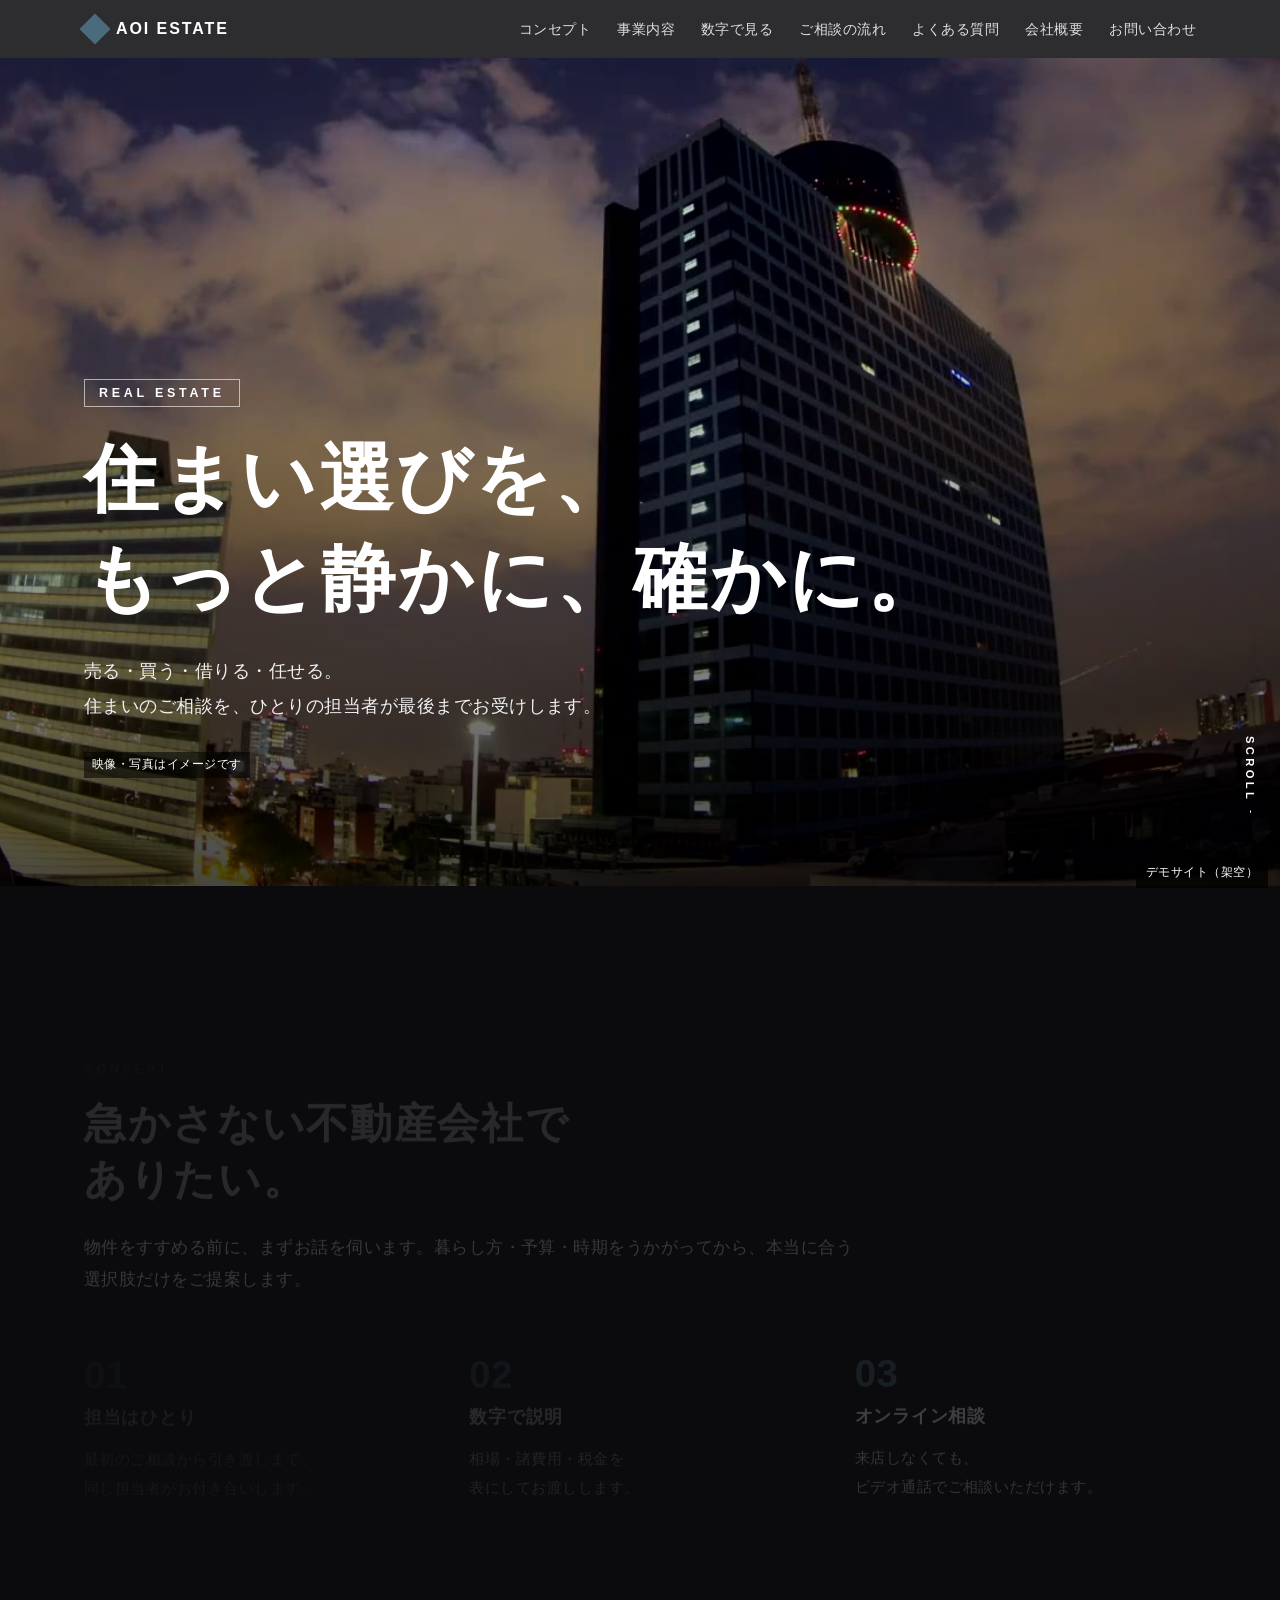
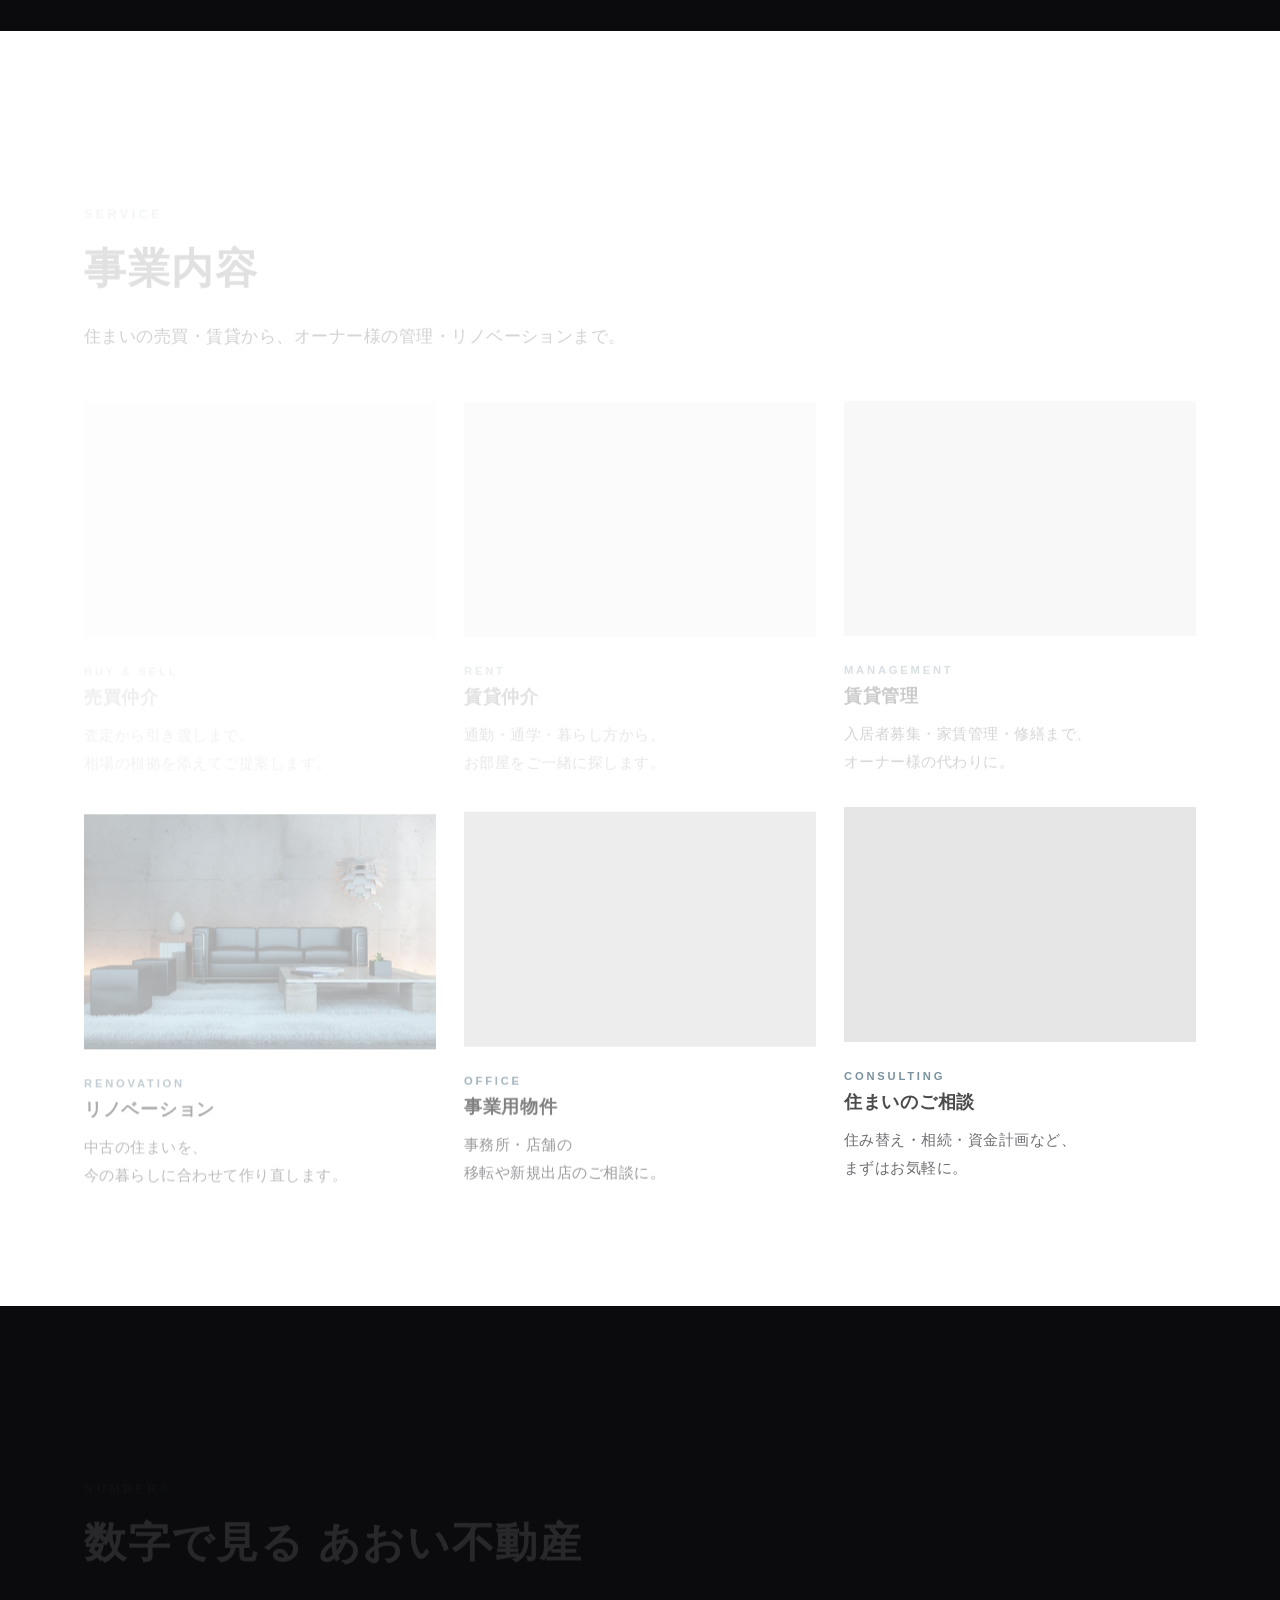
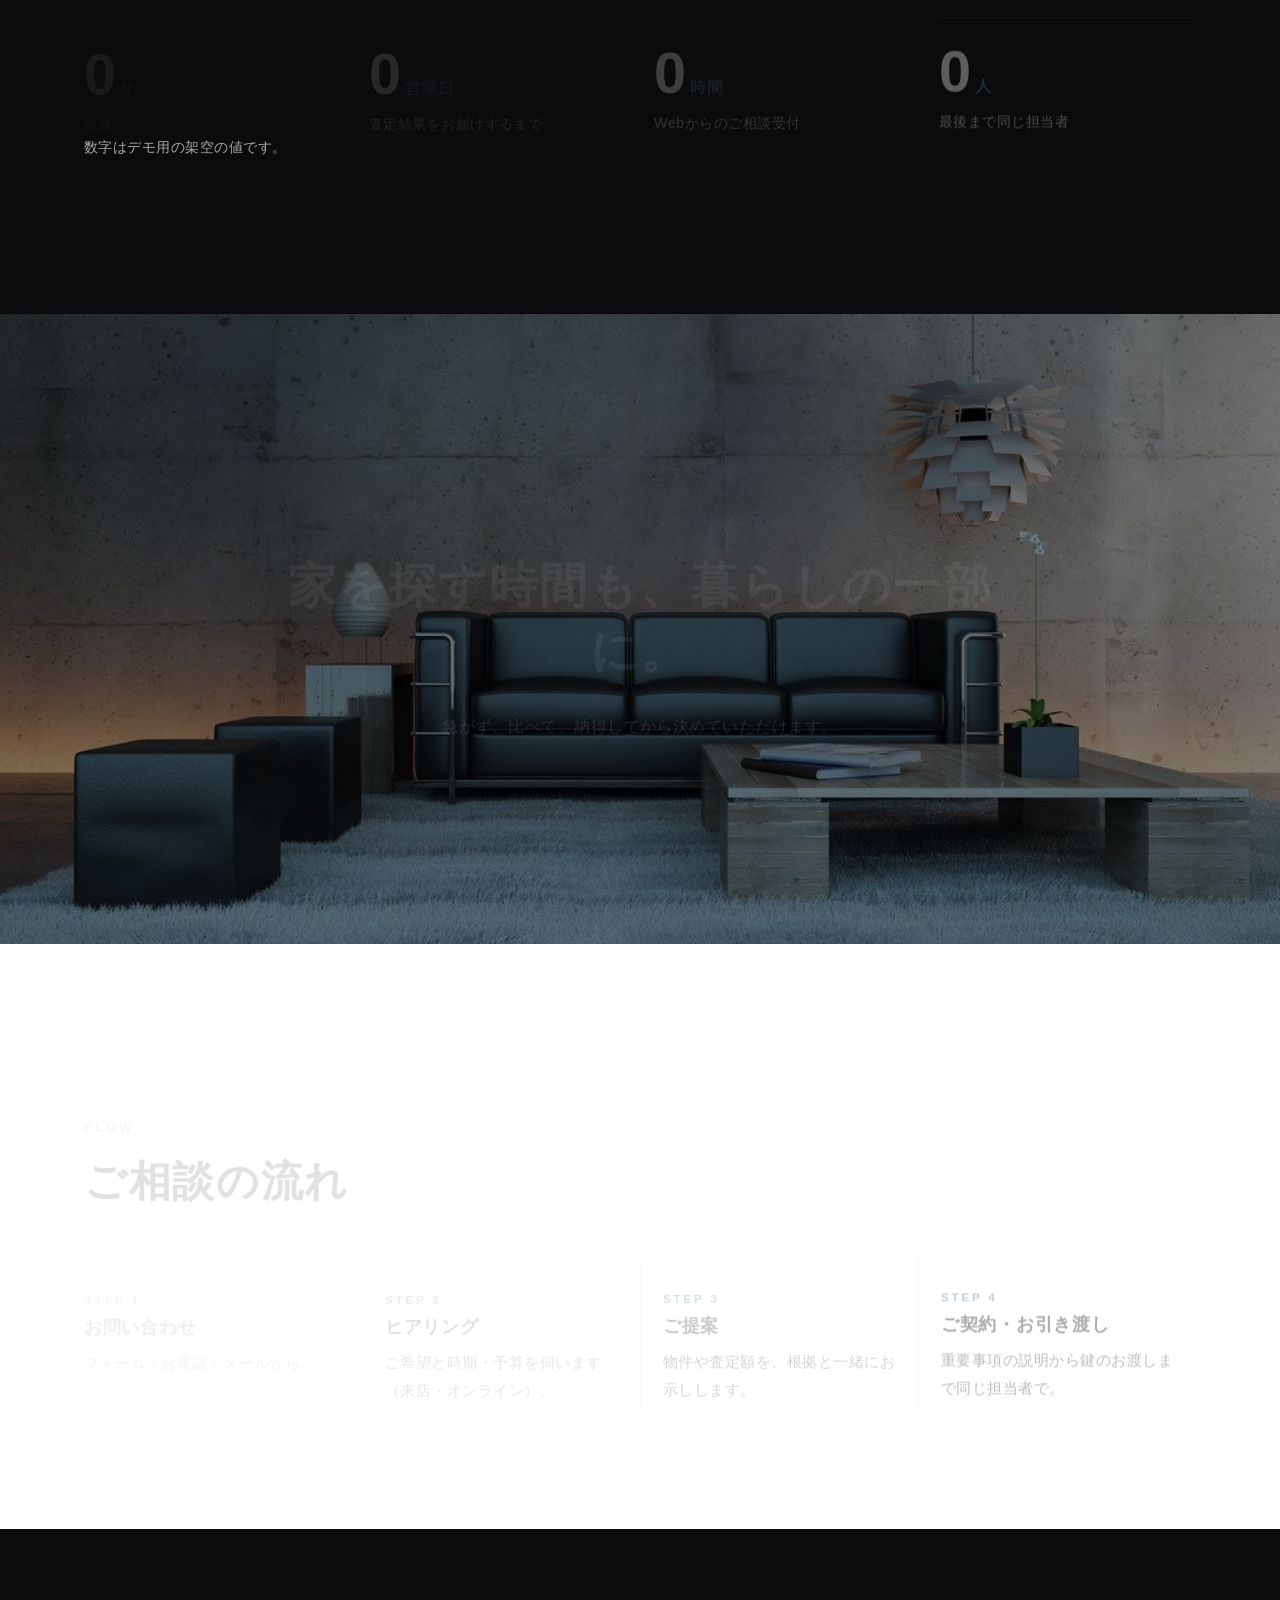
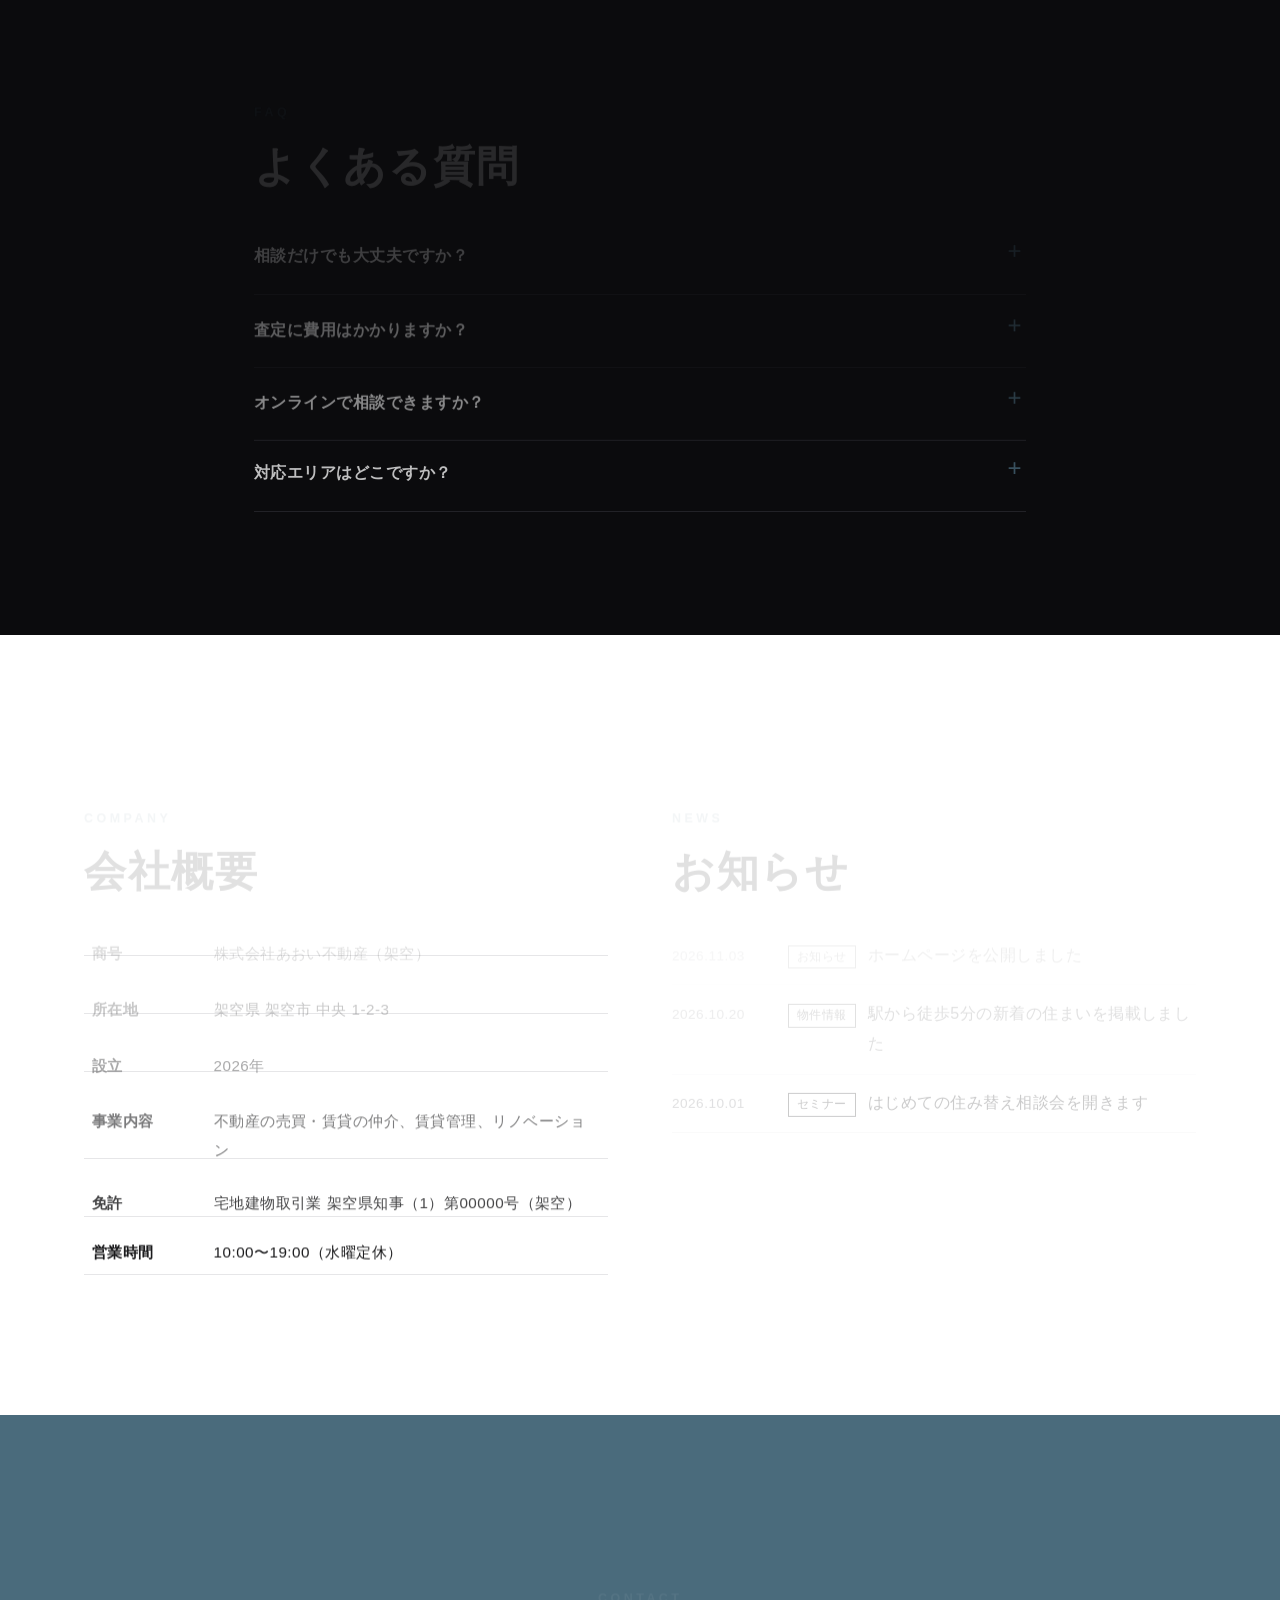
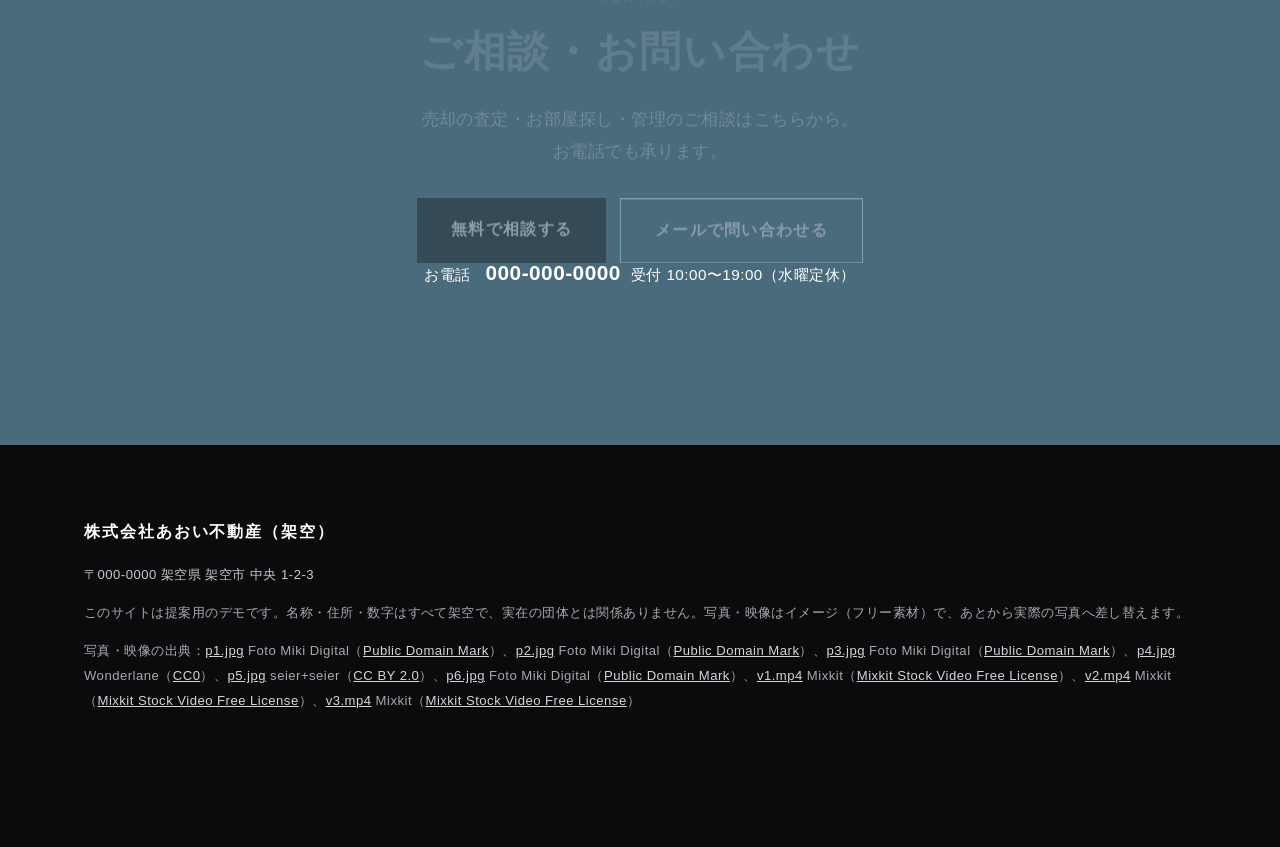
<file: index.html>
<!doctype html>
<html lang="ja"><head><meta charset="utf-8">
<meta name="viewport" content="width=device-width, initial-scale=1">
<meta name="robots" content="noindex,nofollow">
<meta http-equiv="refresh" content="0; url=realestate/">
<title>不動産会社のホームページ（デモ）</title>
<meta name="description" content="架空の不動産会社「あおい不動産」の公式サイトのデモです。売買・賃貸・管理・リノベーションまで、住まいの相談を1か所で。">
<meta property="og:title" content="株式会社あおい不動産（架空）">
<meta property="og:description" content="架空の不動産会社「あおい不動産」の公式サイトのデモです。売買・賃貸・管理・リノベーションまで、住まいの相談を1か所で。">
<meta property="og:type" content="website">
<meta property="og:url" content="https://ai-flow-architect.github.io/realestate-site-demo/">
<meta property="og:image" content="https://ai-flow-architect.github.io/realestate-site-demo/assets/realestate/og.jpg">
<meta name="twitter:card" content="summary_large_image">
<link rel="icon" href="assets/realestate/favicon.svg" type="image/svg+xml">
</head>
<body><p><a href="realestate/">デモを開く</a></p></body></html>
</file>
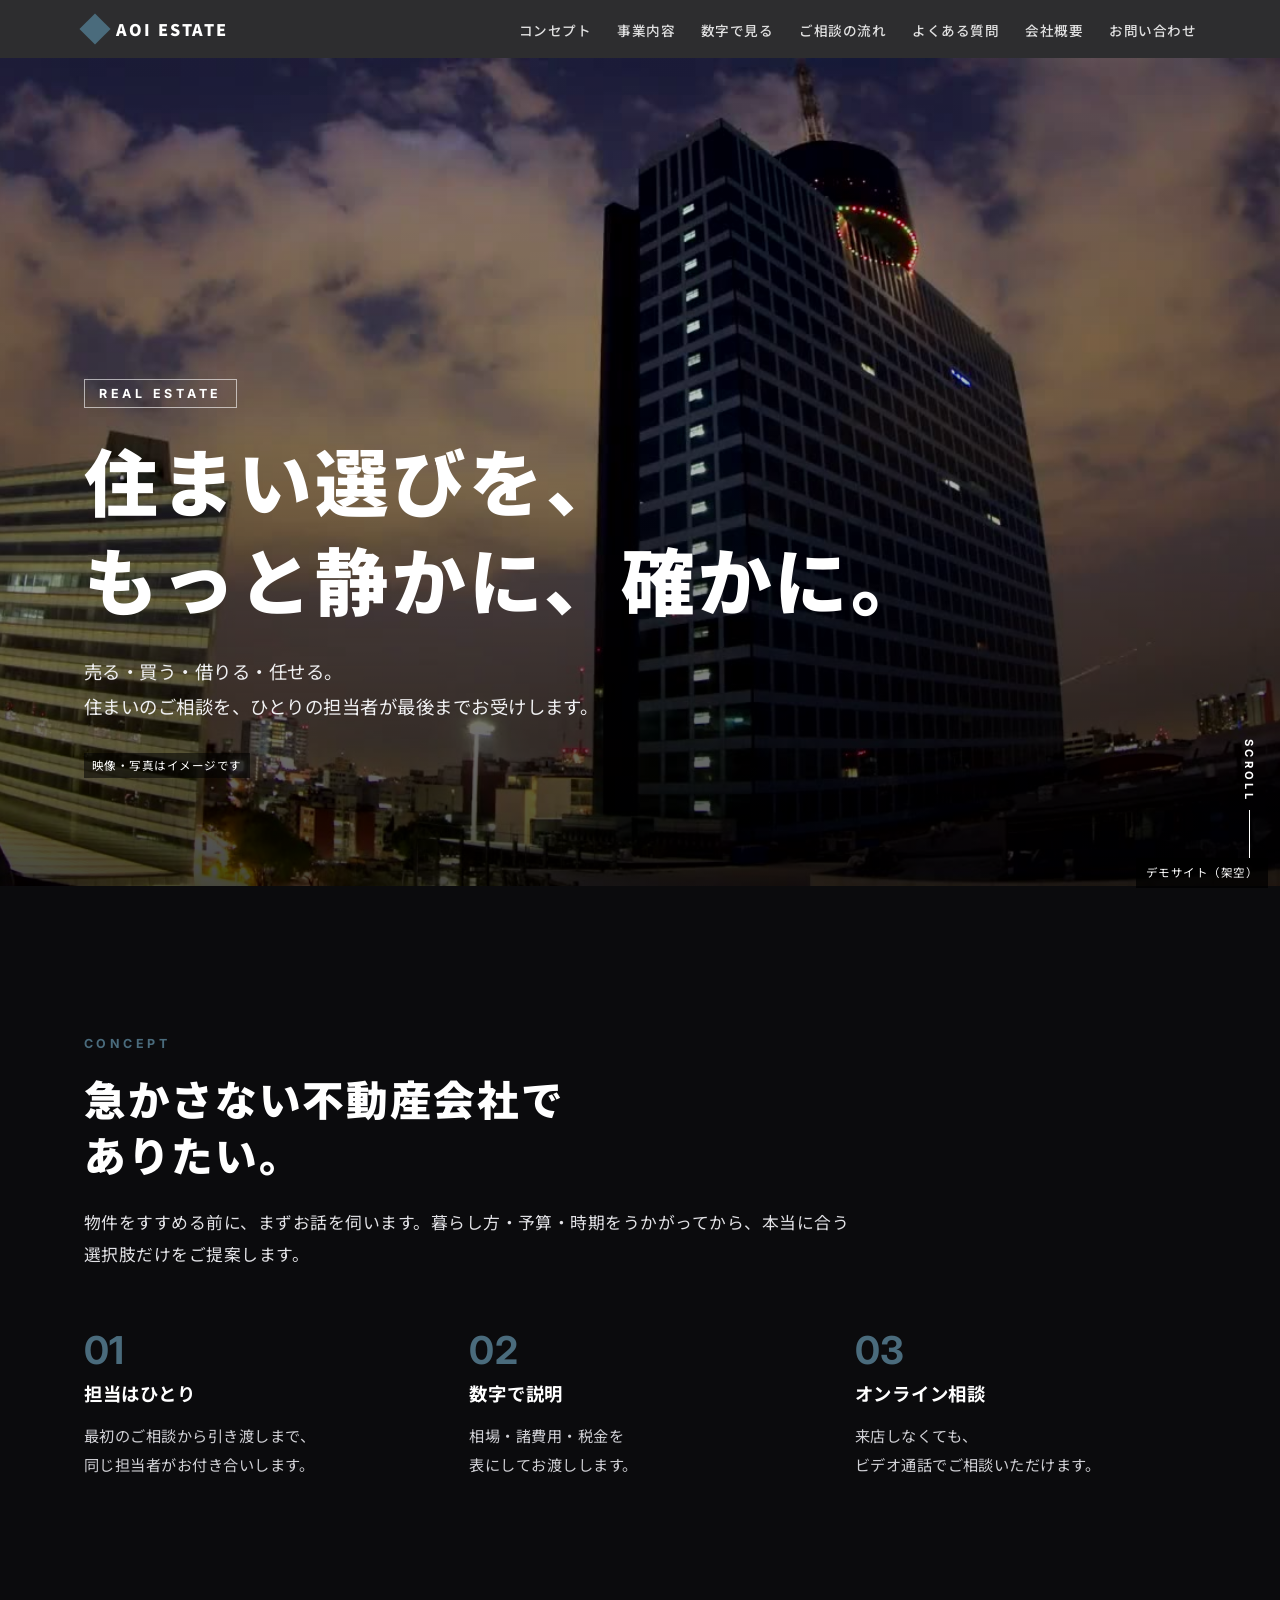
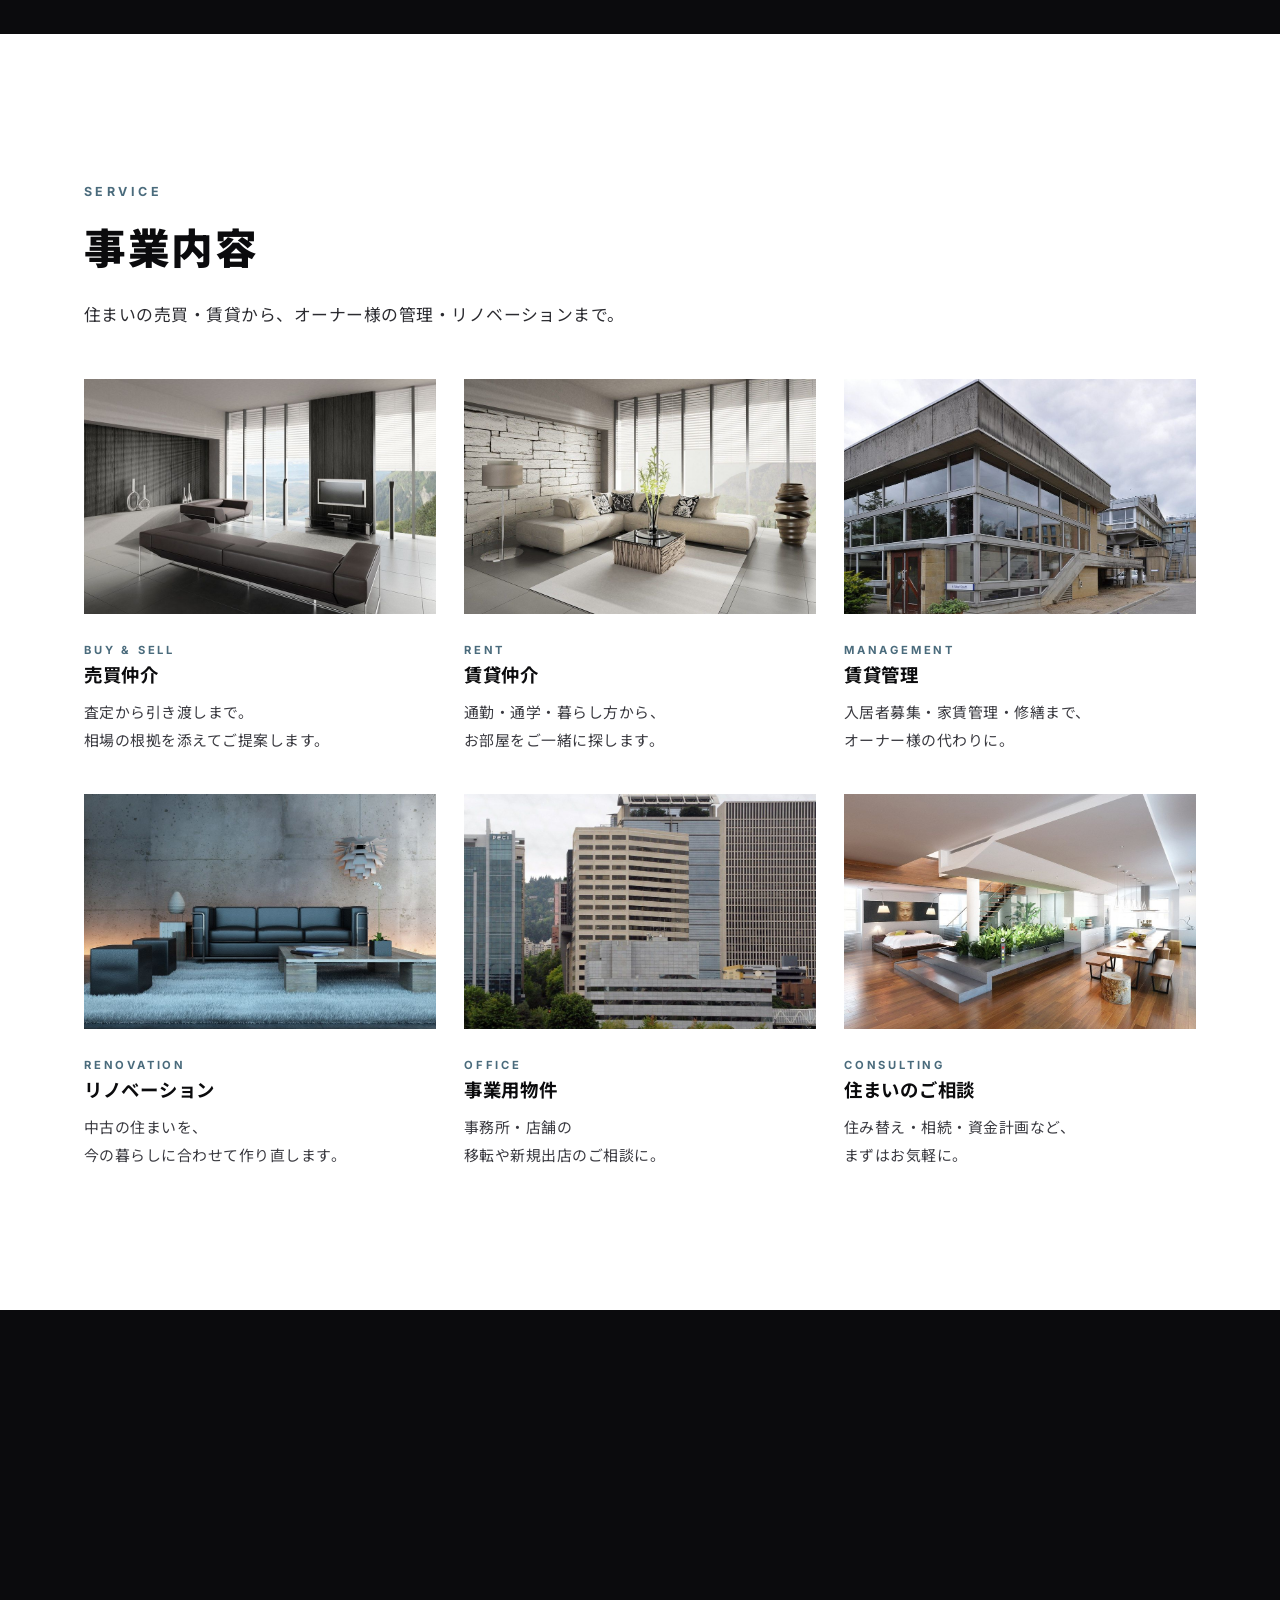
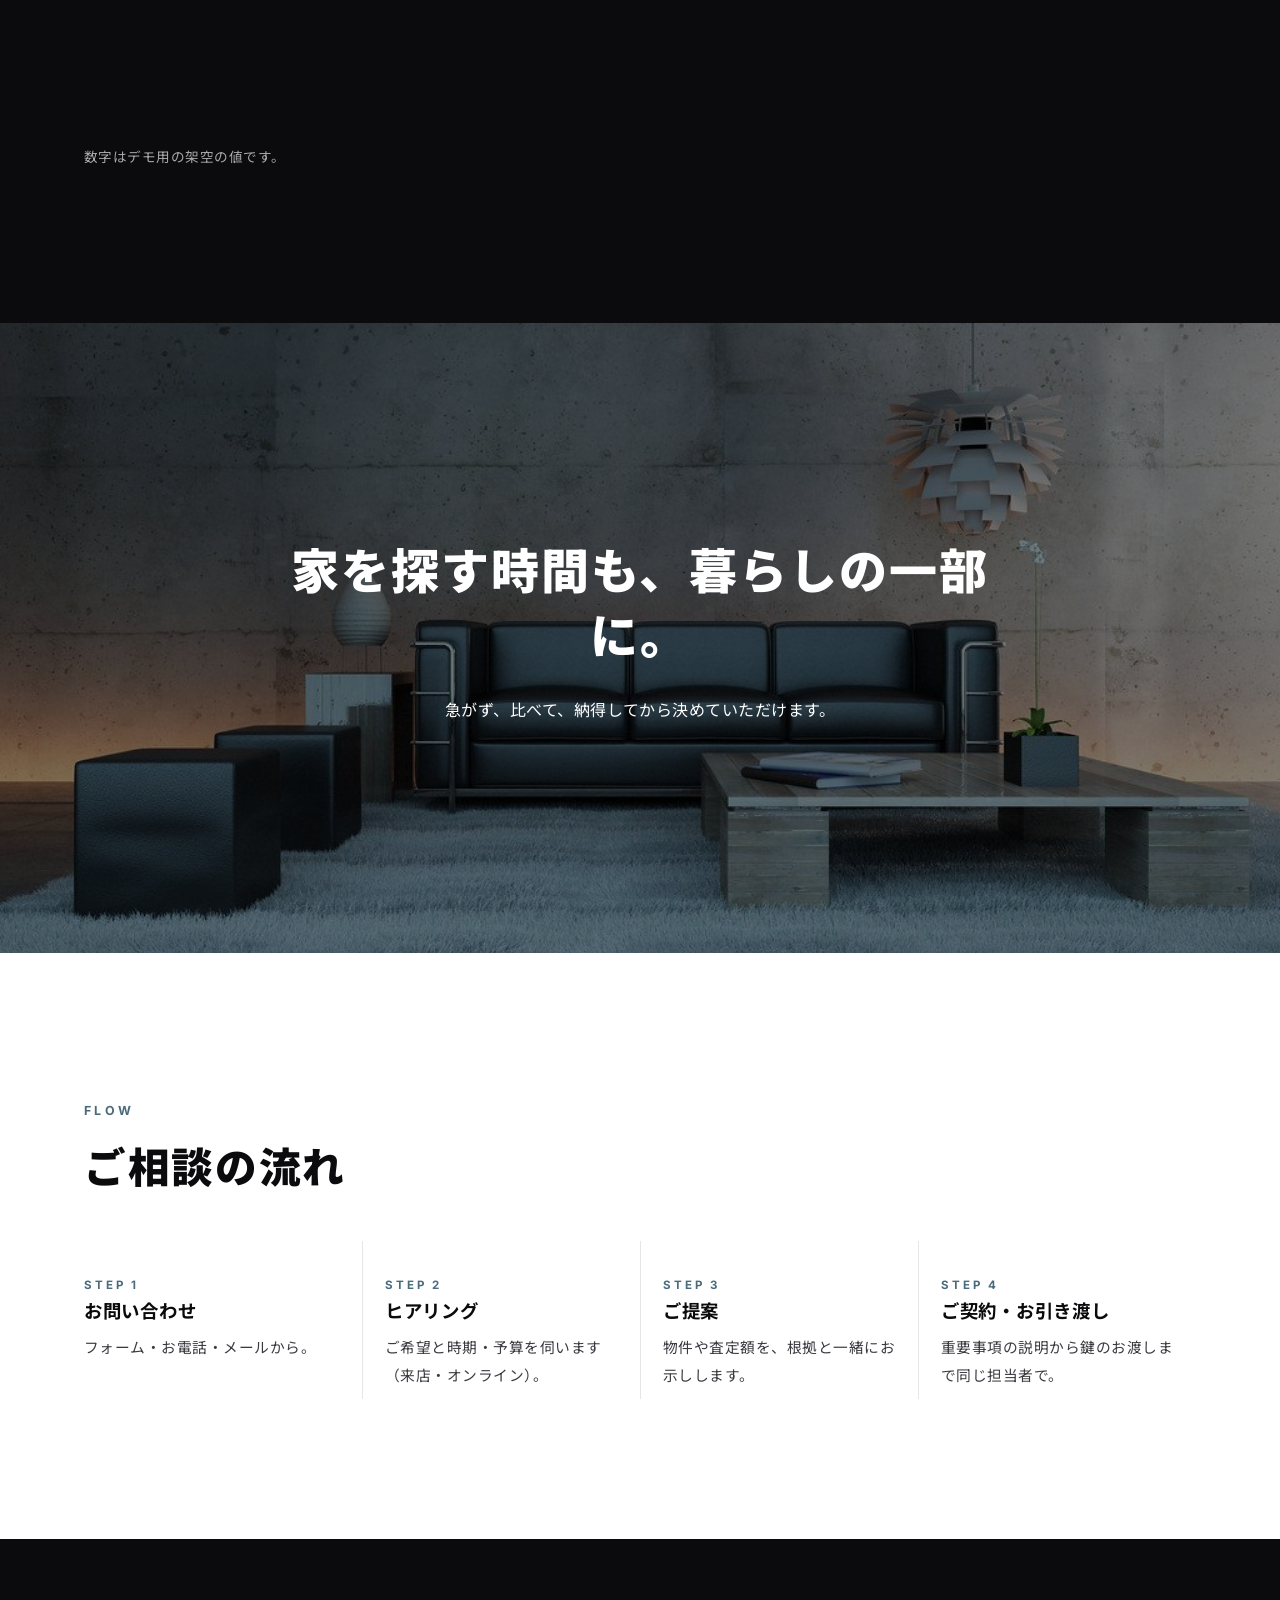
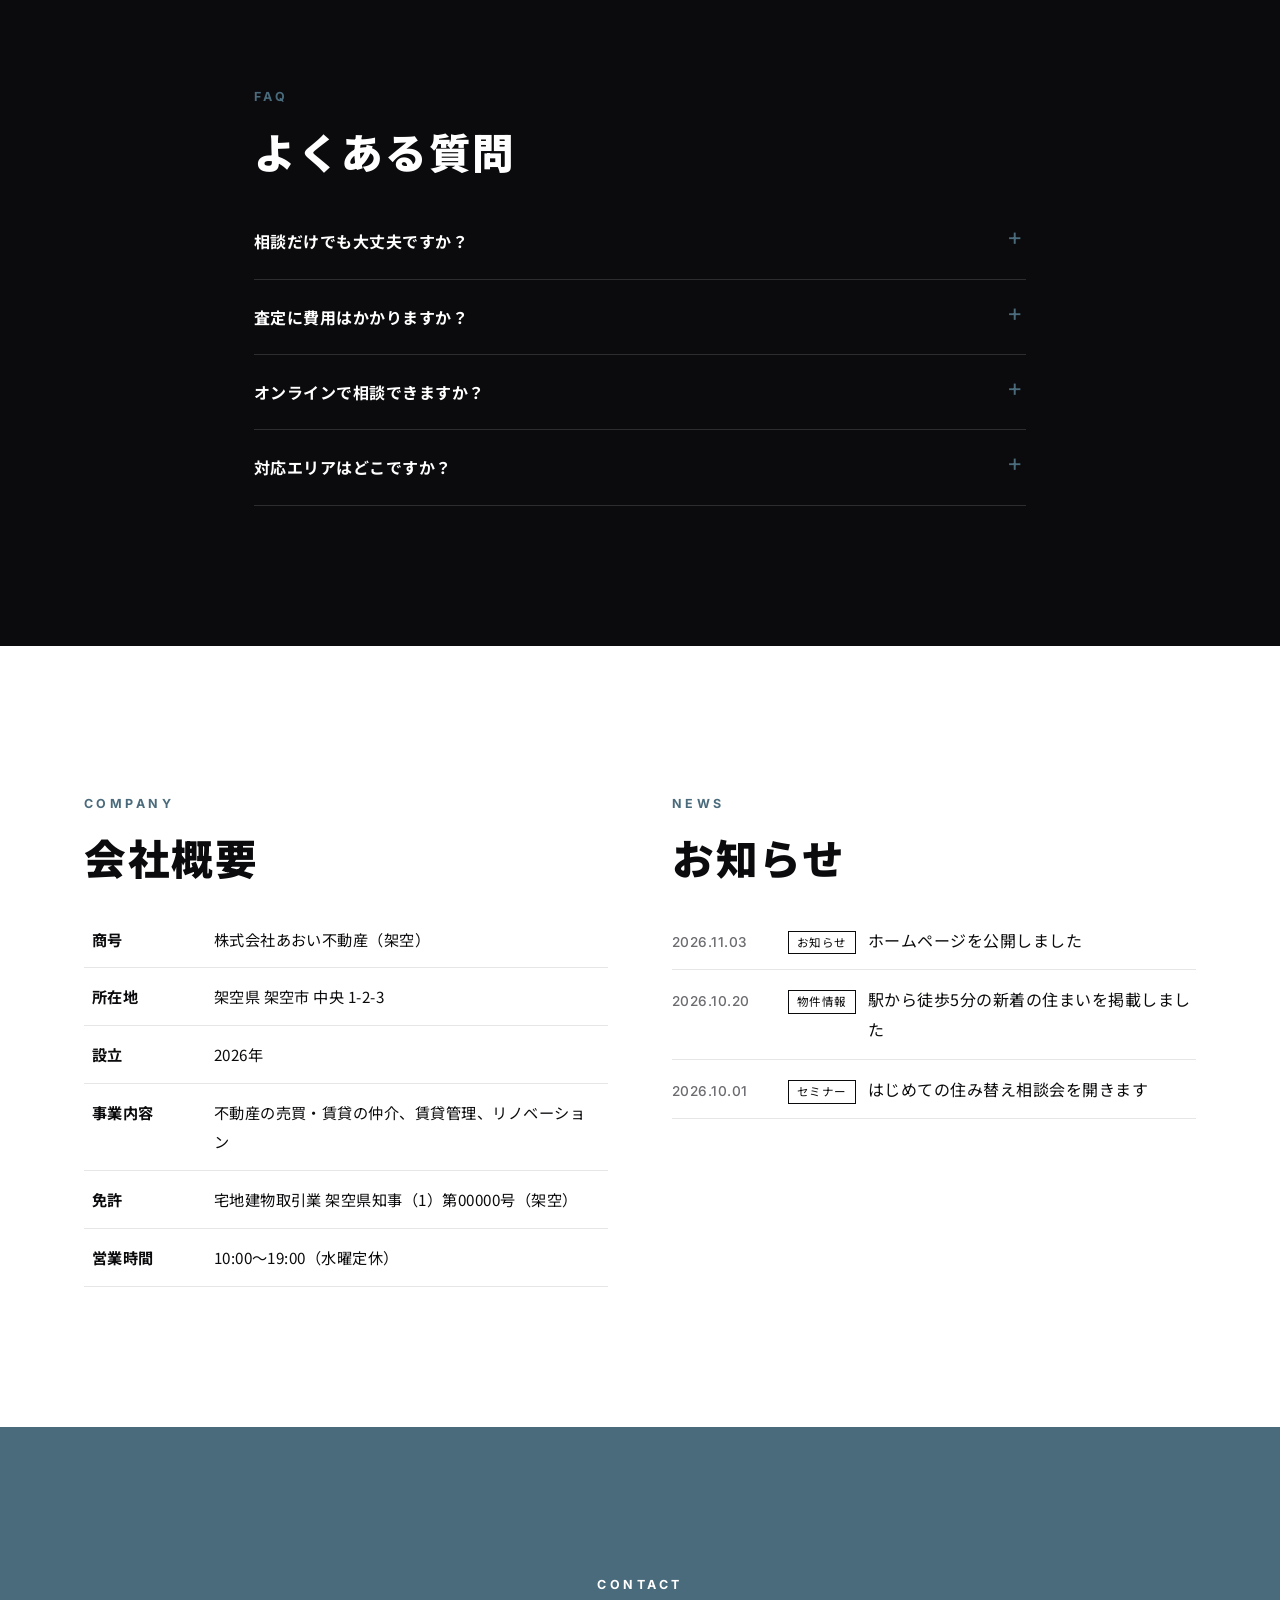
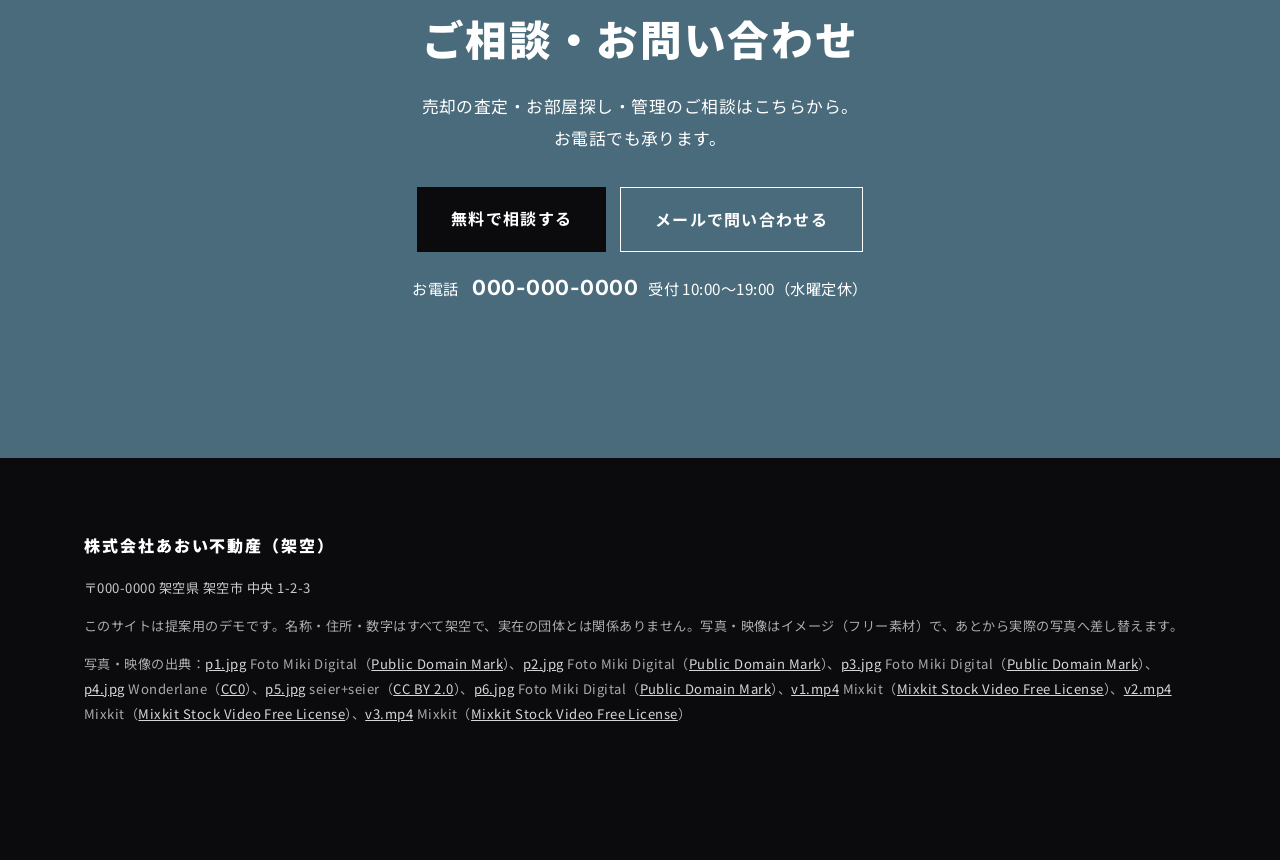
<file: realestate/index.html>
<!doctype html>
<html lang="ja">
<head>
<meta charset="utf-8">
<meta name="viewport" content="width=device-width, initial-scale=1">
<meta name="robots" content="noindex,nofollow">
<title>株式会社あおい不動産（架空）</title>
<meta name="description" content="架空の不動産会社「あおい不動産」の公式サイトのデモです。売買・賃貸・管理・リノベーションまで、住まいの相談を1か所で。">
<meta property="og:title" content="株式会社あおい不動産（架空）">
<meta property="og:description" content="架空の不動産会社「あおい不動産」の公式サイトのデモです。売買・賃貸・管理・リノベーションまで、住まいの相談を1か所で。">
<meta property="og:type" content="website">
<meta property="og:url" content="https://ai-flow-architect.github.io/realestate-site-demo/realestate/">
<meta property="og:image" content="https://ai-flow-architect.github.io/realestate-site-demo/assets/realestate/og.jpg">
<meta name="twitter:card" content="summary_large_image">
<link rel="icon" href="../assets/realestate/favicon.svg" type="image/svg+xml">
<link rel="preconnect" href="https://fonts.googleapis.com">
<link rel="preconnect" href="https://fonts.gstatic.com" crossorigin>
<link href="https://fonts.googleapis.com/css2?family=Noto+Sans+JP:wght@400;500;700;900&family=Inter:wght@500;700&display=swap" rel="stylesheet">
<link rel="stylesheet" href="../assets/style.css">
<style>:root{--accent:#4a6b7c}</style>
</head>
<body>

<header class="site-header"><div class="bar">
<a class="brand" href="#top"><span class="mark" aria-hidden="true"></span><span>AOI ESTATE</span></a>
<button class="nav-toggle" type="button" aria-expanded="false" aria-controls="site-nav" aria-label="メニューを開く">MENU</button>
<nav class="site-nav" id="site-nav"><ul><li><a href="#concept">コンセプト</a></li><li><a href="#services">事業内容</a></li><li><a href="#numbers">数字で見る</a></li><li><a href="#flow">ご相談の流れ</a></li><li><a href="#faq">よくある質問</a></li><li><a href="#company">会社概要</a></li><li><a href="#contact">お問い合わせ</a></li></ul></nav>
</div></header>
<main id="top">
<section class="hero" aria-label="トップ">
<div class="hero-media" aria-hidden="true" style="background-image:url('../assets/realestate/v1.jpg')"><video class="is-on" muted playsinline preload="auto" poster="../assets/realestate/v1.jpg" data-src="../assets/realestate/v1.mp4"></video><video muted playsinline preload="none" data-src="../assets/realestate/v2.mp4"></video><video muted playsinline preload="none" data-src="../assets/realestate/v3.mp4"></video></div>
<div class="inner">
<span class="tagline">REAL ESTATE</span>
<h1>住まい選びを、<br>もっと静かに、確かに。</h1>
<p>売る・買う・借りる・任せる。<br>住まいのご相談を、ひとりの担当者が最後までお受けします。</p>
<span class="placeholder-tag">映像・写真はイメージです</span>
</div>
<a class="scroll" href="#concept" aria-label="下へ">SCROLL</a>
</section>
<section class="section dark" id="concept">
<div class="container">
<span class="eyebrow">CONCEPT</span>
<h2>急かさない不動産会社で<br>ありたい。</h2>
<p class="lead">物件をすすめる前に、まずお話を伺います。暮らし方・予算・時期をうかがってから、本当に合う選択肢だけをご提案します。</p>
<div class="points"><div class="point"><span class="num">01</span><h3>担当はひとり</h3><p>最初のご相談から引き渡しまで、<br>同じ担当者がお付き合いします。</p></div><div class="point"><span class="num">02</span><h3>数字で説明</h3><p>相場・諸費用・税金を<br>表にしてお渡しします。</p></div><div class="point"><span class="num">03</span><h3>オンライン相談</h3><p>来店しなくても、<br>ビデオ通話でご相談いただけます。</p></div></div>
</div>
</section>
<section class="section" id="services">
<div class="container">
<span class="eyebrow">SERVICE</span>
<h2>事業内容</h2>
<p class="lead">住まいの売買・賃貸から、オーナー様の管理・リノベーションまで。</p>
<div class="cards"><article class="card"><div class="ph"><img src="../assets/realestate/p2.jpg" alt="大きな窓から山並みが見える明るいリビング" loading="lazy"></div><div class="body"><span class="en">BUY &amp; SELL</span><h3>売買仲介</h3><p>査定から引き渡しまで。<br>相場の根拠を添えてご提案します。</p></div></article><article class="card"><div class="ph"><img src="../assets/realestate/p1.jpg" alt="白を基調にした明るいリビングとソファ" loading="lazy"></div><div class="body"><span class="en">RENT</span><h3>賃貸仲介</h3><p>通勤・通学・暮らし方から、<br>お部屋をご一緒に探します。</p></div></article><article class="card"><div class="ph"><img src="../assets/realestate/p5.jpg" alt="ガラス窓が連なる低層の建物の外観" loading="lazy"></div><div class="body"><span class="en">MANAGEMENT</span><h3>賃貸管理</h3><p>入居者募集・家賃管理・修繕まで、<br>オーナー様の代わりに。</p></div></article><article class="card"><div class="ph"><img src="../assets/realestate/p3.jpg" alt="コンクリートの壁と黒いソファのリビング" loading="lazy"></div><div class="body"><span class="en">RENOVATION</span><h3>リノベーション</h3><p>中古の住まいを、<br>今の暮らしに合わせて作り直します。</p></div></article><article class="card"><div class="ph"><img src="../assets/realestate/p4.jpg" alt="街に並ぶオフィスビル" loading="lazy"></div><div class="body"><span class="en">OFFICE</span><h3>事業用物件</h3><p>事務所・店舗の<br>移転や新規出店のご相談に。</p></div></article><article class="card"><div class="ph"><img src="../assets/realestate/p6.jpg" alt="植栽のある吹き抜けの広い住まい" loading="lazy"></div><div class="body"><span class="en">CONSULTING</span><h3>住まいのご相談</h3><p>住み替え・相続・資金計画など、<br>まずはお気軽に。</p></div></article></div>
</div>
</section>
<section class="section dark" id="numbers">
<div class="container">
<span class="eyebrow">NUMBERS</span>
<h2>数字で見る あおい不動産</h2>
<div class="stats"><div class="stat"><span class="v" data-count="2026">2026</span><span class="u">年</span><p>設立</p></div><div class="stat"><span class="v" data-count="3">3</span><span class="u">営業日</span><p>査定結果をお届けするまで</p></div><div class="stat"><span class="v" data-count="24">24</span><span class="u">時間</span><p>Webからのご相談受付</p></div><div class="stat"><span class="v" data-count="1">1</span><span class="u">人</span><p>最後まで同じ担当者</p></div></div>
<p class="small">数字はデモ用の架空の値です。</p>
</div>
</section>
<section class="band" aria-label="家を探す時間も、暮らしの一部に。" style="background-image:url('../assets/realestate/p3.jpg')">
<div class="band-inner"><h2>家を探す時間も、暮らしの一部に。</h2><p>急がず、比べて、納得してから決めていただけます。</p></div>
</section>
<section class="section" id="flow">
<div class="container">
<span class="eyebrow">FLOW</span>
<h2>ご相談の流れ</h2>
<ol class="flow"><li><span class="step">STEP 1</span><h3>お問い合わせ</h3><p>フォーム・お電話・メールから。</p></li><li><span class="step">STEP 2</span><h3>ヒアリング</h3><p>ご希望と時期・予算を伺います（来店・オンライン）。</p></li><li><span class="step">STEP 3</span><h3>ご提案</h3><p>物件や査定額を、根拠と一緒にお示しします。</p></li><li><span class="step">STEP 4</span><h3>ご契約・お引き渡し</h3><p>重要事項の説明から鍵のお渡しまで同じ担当者で。</p></li></ol>
</div>
</section>
<section class="section dark" id="faq">
<div class="container narrow">
<span class="eyebrow">FAQ</span>
<h2>よくある質問</h2>
<details class="faq"><summary>相談だけでも大丈夫ですか？</summary><p>はい。売るか決めていない段階のご相談も歓迎です（デモ用の仮の文です）。</p></details><details class="faq"><summary>査定に費用はかかりますか？</summary><p>査定は無料です（デモ用の仮の条件です）。</p></details><details class="faq"><summary>オンラインで相談できますか？</summary><p>ビデオ通話でご相談いただけます。物件の内見も動画でご案内できます。</p></details><details class="faq"><summary>対応エリアはどこですか？</summary><p>架空市と周辺の3区が中心です（デモ用の仮の条件です）。</p></details>
</div>
</section>
<section class="section" id="company">
<div class="container grid-2">
<div>
<span class="eyebrow">COMPANY</span>
<h2>会社概要</h2>
<div class="table-wrap"><table class="info-table"><tr><th>商号</th><td>株式会社あおい不動産（架空）</td></tr><tr><th>所在地</th><td>架空県 架空市 中央 1-2-3</td></tr><tr><th>設立</th><td>2026年</td></tr><tr><th>事業内容</th><td>不動産の売買・賃貸の仲介、賃貸管理、リノベーション</td></tr><tr><th>免許</th><td>宅地建物取引業 架空県知事（1）第00000号（架空）</td></tr><tr><th>営業時間</th><td>10:00〜19:00（水曜定休）</td></tr></table></div>
</div>
<div>
<span class="eyebrow">NEWS</span>
<h2>お知らせ</h2>
<ul class="news"><li><time datetime="2026-11-03">2026.11.03</time><span class="tag">お知らせ</span><span class="t">ホームページを公開しました</span></li><li><time datetime="2026-10-20">2026.10.20</time><span class="tag">物件情報</span><span class="t">駅から徒歩5分の新着の住まいを掲載しました</span></li><li><time datetime="2026-10-01">2026.10.01</time><span class="tag">セミナー</span><span class="t">はじめての住み替え相談会を開きます</span></li></ul>
</div>
</div>
</section>
<section class="section cta" id="contact">
<div class="container narrow">
<span class="eyebrow">CONTACT</span>
<h2>ご相談・お問い合わせ</h2>
<p class="lead">売却の査定・お部屋探し・管理のご相談はこちらから。<br>お電話でも承ります。</p>
<div class="btns"><a class="btn btn-primary" href="#contact">無料で相談する</a><a class="btn btn-ghost" href="mailto:info@example.com">メールで問い合わせる</a></div>
<p class="tel">お電話 <a href="tel:0000000000">000-000-0000</a><span>受付 10:00〜19:00（水曜定休）</span></p>
</div>
</section>
</main>
<footer class="site-footer"><div class="container">
<p class="fname">株式会社あおい不動産（架空）</p>
<p>〒000-0000 架空県 架空市 中央 1-2-3</p>
<p class="note">このサイトは提案用のデモです。名称・住所・数字はすべて架空で、実在の団体とは関係ありません。写真・映像はイメージ（フリー素材）で、あとから実際の写真へ差し替えます。</p>
<p class="credits">写真・映像の出典：<a href="https://www.flickr.com/photos/96511847@N04/9200481377" rel="noopener">p1.jpg</a> Foto Miki Digital（<a href="https://creativecommons.org/publicdomain/mark/1.0/" rel="noopener">Public Domain Mark</a>）、<a href="https://www.flickr.com/photos/96511847@N04/9200493419" rel="noopener">p2.jpg</a> Foto Miki Digital（<a href="https://creativecommons.org/publicdomain/mark/1.0/" rel="noopener">Public Domain Mark</a>）、<a href="https://www.flickr.com/photos/96511847@N04/9202816086" rel="noopener">p3.jpg</a> Foto Miki Digital（<a href="https://creativecommons.org/publicdomain/mark/1.0/" rel="noopener">Public Domain Mark</a>）、<a href="https://www.flickr.com/photos/71401718@N00/6239560861" rel="noopener">p4.jpg</a> Wonderlane（<a href="https://creativecommons.org/publicdomain/zero/1.0/" rel="noopener">CC0</a>）、<a href="https://www.flickr.com/photos/94852245@N00/5330817446" rel="noopener">p5.jpg</a> seier+seier（<a href="https://creativecommons.org/licenses/by/2.0/" rel="noopener">CC BY 2.0</a>）、<a href="https://www.flickr.com/photos/96511847@N04/10798143964" rel="noopener">p6.jpg</a> Foto Miki Digital（<a href="https://creativecommons.org/publicdomain/mark/1.0/" rel="noopener">Public Domain Mark</a>）、<a href="https://mixkit.co/free-stock-video/modern-buildings-of-a-city-4489/" rel="noopener">v1.mp4</a> Mixkit（<a href="https://mixkit.co/license/#videoFree" rel="noopener">Mixkit Stock Video Free License</a>）、<a href="https://mixkit.co/free-stock-video/roofs-in-a-modern-city-aerial-shot-5020/" rel="noopener">v2.mp4</a> Mixkit（<a href="https://mixkit.co/license/#videoFree" rel="noopener">Mixkit Stock Video Free License</a>）、<a href="https://mixkit.co/free-stock-video/pan-shot-of-the-interior-of-a-hotel-room-4198/" rel="noopener">v3.mp4</a> Mixkit（<a href="https://mixkit.co/license/#videoFree" rel="noopener">Mixkit Stock Video Free License</a>）</p>
</div></footer>
<div class="sticky-cta"><a class="btn btn-primary" href="#contact">無料で相談する</a></div>
<div class="demo-ribbon" role="note">デモサイト（架空）</div>
<script src="../assets/motion.js"></script>
</body>
</html>
</file>
<file: assets/style.css>
/* 業種別コーポレートサイトの型：ほぼ黒と白の帯を交互に・写真は横幅いっぱい・太いゴシック・枠なしカード
   業種ごとの差し色は各ページの :root{--accent} で上書きする */
:root {
  --ink: #0b0b0d;
  --paper: #ffffff;
  --gray: #6b6b70;          /* 白地で比 5.3（WCAG 4.5 以上） */
  --gray-d: #a9a9ae;        /* 黒地で比 8.4 */
  --line: #e6e6e8;
  --accent: #b08a5a;
  --max: 1160px;
}
* { box-sizing: border-box; }
html { scroll-behavior: smooth; -webkit-text-size-adjust: 100%; }
body {
  margin: 0; background: var(--paper); color: var(--ink);
  font-family: "Noto Sans JP", "Hiragino Sans", "Yu Gothic", sans-serif; font-weight: 400;
  line-height: 1.9; letter-spacing: .03em; overflow-x: hidden;
}
img { max-width: 100%; display: block; }
a { color: inherit; }
h1, h2, h3 { font-weight: 900; line-height: 1.35; letter-spacing: .04em; margin: 0 0 .6em; }
h2 { font-size: clamp(1.6rem, 3.6vw, 2.6rem); }
h3 { font-size: 1.15rem; font-weight: 700; }
.container { max-width: var(--max); margin: 0 auto; padding: 0 24px; }
.container.narrow { max-width: 820px; }
.small { font-size: .85rem; color: var(--gray); }
.eyebrow { display: inline-block; font-family: Inter, sans-serif; font-weight: 700; font-size: .78rem;
  letter-spacing: .28em; color: var(--accent); margin-bottom: 14px; }
.lead { font-size: 1.05rem; max-width: 46em; color: #2b2b30; }

/* デモの業種切替（最上部） */
.switcher { position: relative; z-index: 60; display: flex; flex-wrap: wrap; gap: 6px 14px; align-items: center;
  padding: 8px 16px; background: #1a1a1e; color: #d6d6da; font-size: .8rem; }
.switcher span { color: var(--gray-d); }
.switcher a { text-decoration: none; padding: 2px 10px; border-radius: 999px; border: 1px solid #3a3a40; }
.switcher a[aria-current="page"] { background: var(--accent); border-color: var(--accent); color: #fff; }

/* ヘッダー */
/* すりガラスは疑似要素に置く＝ヘッダー本体に backdrop-filter を付けると、中の position:fixed（スマホのメニュー）の基準が画面でなくヘッダーになる */
.site-header { position: sticky; top: 0; z-index: 50; color: #fff; }
.site-header::before { content: ""; position: absolute; inset: 0; z-index: -1; background: rgba(11,11,13,.86);
  backdrop-filter: saturate(140%) blur(10px); -webkit-backdrop-filter: saturate(140%) blur(10px); }
.bar { max-width: var(--max); margin: 0 auto; padding: 14px 24px; display: flex; align-items: center; justify-content: space-between; }
.brand { display: flex; align-items: center; gap: 10px; text-decoration: none; font-weight: 900; letter-spacing: .12em; }
.brand .mark { width: 22px; height: 22px; background: var(--accent); transform: rotate(45deg); }
.site-nav ul { display: flex; gap: 26px; list-style: none; margin: 0; padding: 0; }
.site-nav a { text-decoration: none; font-size: .85rem; font-weight: 500; opacity: .85; }
.site-nav a:hover { opacity: 1; }
.nav-toggle { display: none; background: none; border: 1px solid #555; color: #fff; padding: 6px 12px;
  font: 700 .75rem Inter, sans-serif; letter-spacing: .2em; cursor: pointer; }

/* ヒーロー（映像を順に切り替える・動きを減らす設定では静止画のまま） */
.hero { position: relative; min-height: 92vh; display: flex; align-items: flex-end; color: #fff; overflow: hidden; background: var(--ink); }
.hero-media { position: absolute; inset: 0; background-size: cover; background-position: center; }
.hero-media video { position: absolute; inset: 0; width: 100%; height: 100%; object-fit: cover; opacity: 0;
  transition: opacity 1.4s ease; }
.hero-media video.is-on { opacity: 1; }
.hero::after { content: ""; position: absolute; inset: 0;
  background: linear-gradient(180deg, rgba(0,0,0,.15) 0%, rgba(0,0,0,.25) 45%, rgba(0,0,0,.72) 100%); }
.hero .inner { position: relative; z-index: 2; max-width: var(--max); margin: 0 auto; width: 100%; padding: 0 24px 12vh; }
.hero h1 { font-size: clamp(2.1rem, 6.2vw, 4.6rem); margin-bottom: .35em; }
.hero p { font-size: clamp(.98rem, 1.6vw, 1.15rem); max-width: 34em; color: #f0f0f2; }
.tagline { display: inline-block; font: 700 .78rem Inter, "Noto Sans JP", sans-serif; letter-spacing: .3em;
  padding: 6px 14px; border: 1px solid rgba(255,255,255,.6); margin-bottom: 22px; }
.placeholder-tag { display: inline-block; font-size: .72rem; background: rgba(0,0,0,.55); color: #fff; padding: 2px 8px; margin-top: 10px; }
.scroll { position: absolute; z-index: 2; right: 24px; bottom: 28px; font: 700 .7rem Inter, sans-serif; letter-spacing: .3em;
  color: #fff; text-decoration: none; writing-mode: vertical-rl; padding-bottom: 56px; }
.scroll::after { content: ""; position: absolute; left: 50%; bottom: 0; width: 1px; height: 48px; background: #fff;
  animation: drop 2.2s ease-in-out infinite; transform-origin: top; }
@keyframes drop { 0% { transform: scaleY(0); } 50% { transform: scaleY(1); } 100% { transform: scaleY(0); transform-origin: bottom; } }

/* 帯 */
.section { padding: clamp(72px, 11vw, 140px) 0; }
.section.dark { background: var(--ink); color: #fff; }
.section.dark .lead { color: #e2e2e6; }
.section.dark .small { color: var(--gray-d); }

.points { display: grid; grid-template-columns: repeat(3, 1fr); gap: 44px; margin-top: 56px; }
.point .num { font: 700 2.4rem Inter, sans-serif; color: var(--accent); display: block; margin-bottom: 8px; }
.point p { color: #d0d0d5; font-size: .95rem; }

.cards { display: grid; grid-template-columns: repeat(3, 1fr); gap: 40px 28px; margin-top: 48px; }
.card .ph { overflow: hidden; aspect-ratio: 3 / 2; background: #ddd; }
.card .ph img { width: 100%; height: 100%; object-fit: cover; transition: transform 1.2s cubic-bezier(.2,.7,.2,1); }
.card:hover .ph img { transform: scale(1.06); }
.card .body { padding-top: 18px; }
.card .en { font: 700 .7rem Inter, sans-serif; letter-spacing: .25em; color: var(--accent); }
.card p { color: #3a3a40; font-size: .93rem; margin: 0; }

.stats { display: grid; grid-template-columns: repeat(4, 1fr); gap: 28px; margin: 48px 0 24px; }
.stat { border-top: 1px solid #333; padding-top: 20px; }
.stat .v { font: 700 clamp(2.4rem, 5vw, 3.6rem) Inter, sans-serif; letter-spacing: 0; }
.stat .u { font-weight: 700; margin-left: 4px; color: var(--accent); }
.stat p { margin: 4px 0 0; color: #cfcfd4; font-size: .9rem; }

.band { position: relative; min-height: 70vh; display: flex; align-items: center; justify-content: center; text-align: center;
  color: #fff; background-size: cover; background-position: center; }
.band::before { content: ""; position: absolute; inset: 0; background: rgba(0,0,0,.5); }
.band-inner { position: relative; padding: 0 24px; max-width: 760px; }
.band h2 { font-size: clamp(1.7rem, 4.4vw, 3rem); }

.flow { list-style: none; padding: 0; margin: 48px 0 0; display: grid; grid-template-columns: repeat(4, 1fr); gap: 0; counter-reset: s; }
.flow li { padding: 26px 22px 10px; border-left: 1px solid var(--line); }
.flow li:first-child { border-left: 0; padding-left: 0; }
.flow .step { font: 700 .72rem Inter, sans-serif; letter-spacing: .25em; color: var(--accent); }
.flow p { font-size: .92rem; color: #3a3a40; margin: 0; }

details.faq { border-bottom: 1px solid #2c2c31; padding: 6px 0; }
details.faq summary { cursor: pointer; list-style: none; padding: 16px 36px 16px 0; font-weight: 700; position: relative; }
details.faq summary::-webkit-details-marker { display: none; }
details.faq summary::after { content: "+"; position: absolute; right: 4px; top: 12px; font: 400 1.5rem Inter, sans-serif; color: var(--accent);
  transition: transform .3s; }
details.faq[open] summary::after { transform: rotate(45deg); }
details.faq p { margin: 0 0 18px; color: #d0d0d5; }

.grid-2 { display: grid; grid-template-columns: 1fr 1fr; gap: 64px; }
.table-wrap { overflow-x: auto; }
.info-table { width: 100%; border-collapse: collapse; font-size: .95rem; }
.info-table th, .info-table td { text-align: left; padding: 14px 8px; border-bottom: 1px solid var(--line); vertical-align: top; }
.info-table th { width: 8em; font-weight: 700; white-space: nowrap; }
.news { list-style: none; padding: 0; margin: 0; }
.news li { display: grid; grid-template-columns: 6.5em auto 1fr; gap: 12px; align-items: baseline; padding: 14px 0; border-bottom: 1px solid var(--line); }
.news time { font: 500 .85rem Inter, sans-serif; color: var(--gray); }
.news .tag { font-size: .72rem; border: 1px solid var(--ink); padding: 0 8px; white-space: nowrap; }

.cta { background: var(--accent); color: #fff; text-align: center; }
.cta .eyebrow { color: #fff; opacity: .9; }
.cta .lead { color: #fff; margin: 0 auto; }
.btns { display: flex; gap: 14px; justify-content: center; flex-wrap: wrap; margin-top: 32px; }
.btn { display: inline-block; padding: 16px 34px; font-weight: 700; text-decoration: none; letter-spacing: .08em;
  transition: transform .25s, background .25s, color .25s; }
.btn:hover { transform: translateY(-2px); }
.btn-primary { background: var(--ink); color: #fff; }
.btn-ghost { border: 1px solid #fff; color: #fff; }
.btn-ghost:hover { background: #fff; color: var(--ink); }
.tel { margin-top: 22px; font-size: .95rem; }
.tel a { font: 700 1.3rem Inter, sans-serif; margin: 0 10px; text-decoration: none; }

.site-footer { background: var(--ink); color: #c8c8cd; padding: 56px 0 120px; font-size: .82rem; }
.site-footer .fname { color: #fff; font-weight: 900; letter-spacing: .12em; font-size: 1rem; }
.site-footer .note, .site-footer .credits { color: var(--gray-d); }
.site-footer .credits a { color: #d6d6da; }

.sticky-cta { display: none; }
.demo-ribbon { position: fixed; right: 12px; bottom: 12px; z-index: 70; background: rgba(0,0,0,.75); color: #fff;
  font-size: .72rem; padding: 4px 10px; pointer-events: none; }

/* スクロールでふわっと出る（JS が動いた時だけ隠す＝JS無しでも全部見える） */
.motion .reveal { opacity: 0; transform: translateY(28px); transition: opacity .9s ease, transform .9s cubic-bezier(.2,.7,.2,1); }
.motion .reveal.is-in { opacity: 1; transform: none; }

@media (max-width: 860px) {
  /* ヘッダーの真下に開く（画面の上端からだと、上のデモ切替バーと重なる） */
  .site-nav { position: absolute; left: 0; right: 0; top: 100%; background: var(--ink); padding: 20px 24px 32px;
    opacity: 0; transform: translateY(-8px); visibility: hidden; max-height: calc(100vh - 64px); overflow-y: auto;
    transition: opacity .3s ease, transform .3s ease, visibility 0s linear .3s; }
  .site-nav.open { opacity: 1; transform: none; visibility: visible; transition: opacity .3s ease, transform .3s ease; }
  .brand { min-width: 0; }
  .brand span:last-child { overflow: hidden; text-overflow: ellipsis; white-space: nowrap; max-width: 60vw; }
  .scroll { display: none; }
  .info-table th { width: 6em; white-space: normal; }
  .info-table td { overflow-wrap: anywhere; }
  .stat .v { font-size: clamp(1.8rem, 9vw, 2.6rem); overflow-wrap: anywhere; }
  .site-nav ul { flex-direction: column; gap: 18px; }
  .site-nav a { font-size: 1.05rem; }
  .nav-toggle { display: block; position: relative; z-index: 2; }
  .points, .cards, .grid-2 { grid-template-columns: 1fr; gap: 36px; }
  .stats { grid-template-columns: 1fr 1fr; }
  .flow { grid-template-columns: 1fr; }
  .flow li, .flow li:first-child { border-left: 0; border-top: 1px solid var(--line); padding: 20px 0 6px; }
  .news li { grid-template-columns: 6.5em 1fr; }
  .news .t { grid-column: 1 / -1; }
  .hero { min-height: 86vh; }
  .sticky-cta { display: block; position: fixed; left: 0; right: 0; bottom: 0; z-index: 40; padding: 10px 12px;
    background: rgba(255,255,255,.94); box-shadow: 0 -4px 18px rgba(0,0,0,.08); }
  .sticky-cta .btn { display: block; text-align: center; padding: 14px; }
  .demo-ribbon { bottom: 76px; }
}
@media (prefers-reduced-motion: reduce) {
  html { scroll-behavior: auto; }
  .scroll::after { animation: none; }
  .card .ph img, .btn { transition: none; }
}
</file>
